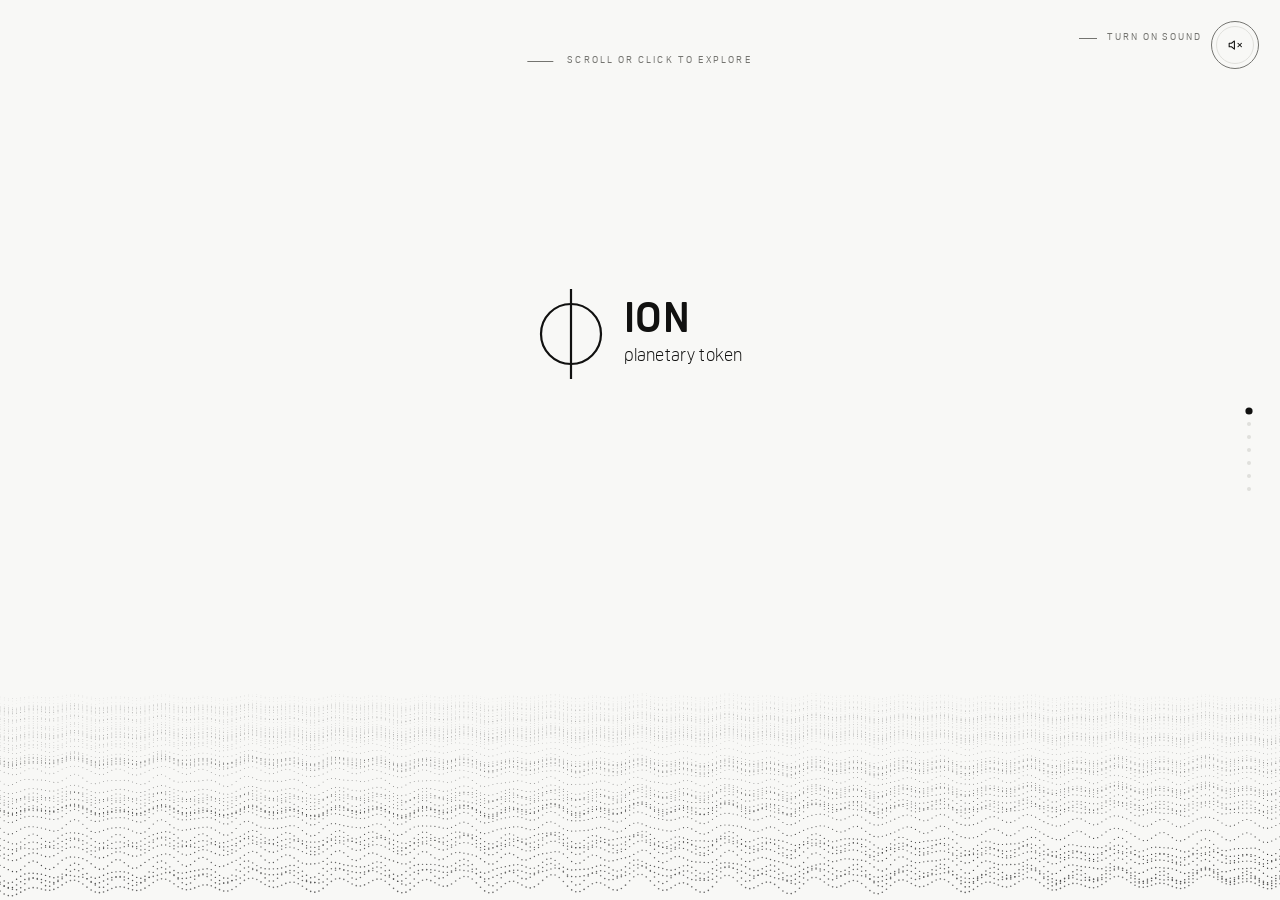
<file: index.html>
<!DOCTYPE html>
<html lang="en">
<head>
<meta charset="UTF-8">
<meta name="viewport" content="width=device-width, initial-scale=1.0">
<title>ION — Planetary Token</title>
<style>

/* ── FONTS ──────────────────────────────────────────────── */
@font-face {
  font-family: 'Oscine';
  src: url('web/oscine_lt-webfont.woff2') format('woff2'),
       url('web/oscine_lt-webfont.woff') format('woff');
  font-weight: 300; font-style: normal;
}
@font-face {
  font-family: 'Oscine';
  src: url('web/oscine_rg-webfont.woff2') format('woff2'),
       url('web/oscine_rg-webfont.woff') format('woff');
  font-weight: 400; font-style: normal;
}
@font-face {
  font-family: 'Oscine';
  src: url('web/oscine_it-webfont.woff2') format('woff2'),
       url('web/oscine_it-webfont.woff') format('woff');
  font-weight: 400; font-style: italic;
}
@font-face {
  font-family: 'Oscine';
  src: url('web/oscine_bd-webfont.woff2') format('woff2'),
       url('web/oscine_bd-webfont.woff') format('woff');
  font-weight: 700; font-style: normal;
}
@font-face {
  font-family: 'Oscine';
  src: url('web/oscine_xbd-webfont.woff2') format('woff2'),
       url('web/oscine_xbd-webfont.woff') format('woff');
  font-weight: 800; font-style: normal;
}

/* ── RESET ──────────────────────────────────────────────── */
*, *::before, *::after { box-sizing: border-box; margin: 0; padding: 0; }

/* ── TOKENS ─────────────────────────────────────────────── */
:root {
  --bg:     #F8F8F6;
  --ink:    #111110;
  --mid:    #747470;
  --faint:  #E0E0DC;
  --wave-h: 32vh;
  --pad:    clamp(20px, 6vw, 80px);
}

/* ── BASE ── no page scroll at all ─────────────────────── */
html, body {
  width: 100%; height: 100%;
  overflow: hidden;
}
body {
  font-family: 'Oscine', 'Helvetica Neue', sans-serif;
  background: var(--bg);
  color: var(--ink);
  -webkit-font-smoothing: antialiased;
}

/* ── WAVE CANVAS ────────────────────────────────────────── */
#wave-canvas {
  position: fixed;
  bottom: 0; left: 0;
  width: 100%; height: var(--wave-h);
  pointer-events: none;
  z-index: 20;
  -webkit-mask-image: linear-gradient(to bottom, transparent 0%, black 22%);
  mask-image: linear-gradient(to bottom, transparent 0%, black 22%);
}

/* ── SLIDES ──────────────────────────────────────────────────────── */
/* All slides stacked full-screen. Content centred. */
.slide {
  position: fixed;
  inset: 0;
  display: flex;
  flex-direction: column;
  justify-content: center;
  align-items: center;       /* centre blocks horizontally */
  text-align: center;
  padding: 80px var(--pad) calc(var(--wave-h) + 24px) var(--pad);
  opacity: 0;
  visibility: hidden;
  transition: opacity .65s ease, visibility 0s .65s;
  pointer-events: none;
  z-index: 5;
}
.slide.active {
  opacity: 1;
  visibility: visible;
  transition: opacity .65s ease, visibility 0s 0s;
  pointer-events: auto;
}

/* ── SPLASH ──────────────────────────────────────────────────────── */
.logo-wrap {
  display: flex; align-items: center; gap: 20px;
}
.logo-wrap svg { width: 66px; height: 90px; flex-shrink: 0; display: block; }
.logo-ion      { font-size: 42px; font-weight: 700; letter-spacing: .02em; line-height: 1; text-align: left; }
.logo-tag      { font-size: 18px; font-weight: 300; letter-spacing: .01em; margin-top: 4px; text-align: left; }

/* Scroll cue — fixed at same position as section labels */
.scroll-cue {
  position: fixed;
  top: 56px;
  left: 50%;
  transform: translateX(-50%);
  display: flex; align-items: center; gap: 14px;
  font-size: 9.5px; letter-spacing: .22em; text-transform: uppercase;
  color: var(--mid);
  white-space: nowrap;
  opacity: 0;
  animation: fadein .7s ease forwards 1.6s;
}
.cue-line {
  display: inline-block;
  width: 26px; height: 1px; background: var(--mid);
  transform-origin: left; transform: scaleX(0);
  animation: grow .5s ease forwards 2s;
}
/* Default: mouse / trackpad */
.cue-text::after  { content: 'Scroll or click to explore'; }
/* Touch device */
@media (pointer: coarse) {
  .cue-text::after { content: 'Scroll or tap to explore'; }
}

/* ── SECTION CONTENT ──────────────────────────────────────────── */
.lbl {
  font-size: 9.5px; font-weight: 400;
  letter-spacing: .23em; text-transform: uppercase;
  color: var(--mid);
  margin-bottom: 22px;
}
h1.hdl {
  font-size: clamp(28px, 3.8vw, 54px);
  font-weight: 700;
  line-height: 1.12;
  letter-spacing: -.025em;
  max-width: 560px;
  text-align: center;
}
.txt {
  font-size: clamp(15.5px, 1.3vw, 18px);
  font-weight: 300;
  line-height: 1.74;
  max-width: 560px;
  color: #2B2B29;
  margin-top: 8px;
}
.txt p + p { margin-top: 1.1em; }

/* ── CLOSING ──────────────────────────────────────────────────────── */
#closing { /* inherits centred from .slide */ }

.qte {
  font-size: clamp(16px, 1.85vw, 23px);
  font-weight: 400; font-style: italic;
  line-height: 1.68;
  max-width: 640px;
  text-align: center;
}
.foot {
  margin-top: 48px;
  font-size: 11.5px; letter-spacing: .1em;
  color: var(--mid);
  display: flex; align-items: center; gap: 18px;
}
.foot a         { color: var(--mid); text-decoration: none; transition: color .2s; }
.foot a:hover   { color: var(--ink); }
.foot-sep       { color: var(--faint); }

/* ── FIXED SECTION LABEL ────────────────────────────────── */
#slide-label {
  position: fixed;
  top: 56px;
  left: 50%;
  transform: translateX(-50%);
  z-index: 100;
  font-size: 9.5px;
  font-weight: 400;
  letter-spacing: .23em;
  text-transform: uppercase;
  color: var(--mid);
  pointer-events: none;
  white-space: nowrap;
  transition: opacity .25s ease;
}

/* ── SOUND HINT (splash slide only) ─────────────────────── */
#sound-hint {
  position: fixed;
  top: 33px;         /* vertically centred on the 38px button at top:26px */
  right: 78px;       /* 26 margin + 38 button + 14 gap */
  z-index: 199;
  display: flex; align-items: center; gap: 10px;
  font-size: 9.5px; letter-spacing: .20em; text-transform: uppercase;
  color: var(--mid);
  white-space: nowrap;
  opacity: 0;
  transition: opacity .5s ease;
  pointer-events: none;
}
#sound-hint.show { opacity: 1; }
.sh-line {
  display: inline-block;
  width: 18px; height: 1px;
  background: currentColor; flex-shrink: 0;
}

/* ── SOUND BUTTON ───────────────────────────────────────── */
#snd-btn {
  position: fixed;
  top: 26px; right: 26px;
  z-index: 200;
  width: 38px; height: 38px;
  border-radius: 50%;
  border: 1px solid var(--faint);
  background: var(--bg);
  color: var(--ink);
  cursor: pointer;
  display: flex; align-items: center; justify-content: center;
  transition: border-color .2s, background .2s, color .2s;
  padding: 0;
}
#snd-btn:hover   { border-color: var(--ink); }
#snd-btn.playing { background: var(--ink); border-color: var(--ink); color: var(--bg); }
#snd-btn svg     { width: 14px; height: 14px; display: block; }

/* Pulsing ring shown while sound hasn’t been started yet */
#snd-btn.prompt::after {
  content: '';
  position: absolute;
  inset: -6px;
  border-radius: 50%;
  border: 1px solid var(--mid);
  animation: pulse-ring 1.8s ease-out infinite;
  pointer-events: none;
}

/* ── NAV DOTS ───────────────────────────────────────────── */
#nav-dots {
  position: fixed;
  right: 29px; top: 50%;
  transform: translateY(-50%);
  z-index: 200;
  display: flex; flex-direction: column; gap: 9px;
}
.nd {
  width: 4px; height: 4px;
  border-radius: 50%;
  background: var(--faint);
  border: none; padding: 0;
  cursor: pointer;
  transition: background .25s, transform .25s;
}
.nd.on { background: var(--ink); transform: scale(1.8); }

/* ── KEYFRAMES ──────────────────────────────────────────── */
@keyframes fadein {
  from { opacity: 0; }
  to   { opacity: 1; }
}
@keyframes grow {
  from { transform: scaleX(0); }
  to   { transform: scaleX(1); }
}
@keyframes pulse-ring {
  0%   { transform: scale(1);   opacity: .5; }
  100% { transform: scale(1.9); opacity: 0;  }
}

button:focus-visible { outline: 2px solid var(--ink); outline-offset: 3px; }

@media (prefers-reduced-motion: reduce) {
  *, *::before, *::after {
    animation-duration: .01ms !important;
    transition-duration: .01ms !important;
  }
}

/* Answer slide variants: desktop sees one, mobile sees two */
@media (min-width: 601px) { .answer-mob  { display: none !important; } }
@media (max-width: 600px) { .answer-desk { display: none !important; } }

/* ── TABLET (≤ 1024px) ──────────────────────────────────── */
@media (max-width: 1024px) {
  :root { --pad: max(32px, 5vw); }
}

/* ── MOBILE PORTRAIT (≤ 600px) ─────────────────────────── */
@media (max-width: 600px) {
  :root {
    --wave-h: 28vh;
    --pad: 24px;
  }

  /* Slide padding: less top, wave gap already handled by --wave-h */
  .slide { padding-top: 64px; }

  /* Logo: compact */
  .logo-wrap     { gap: 14px; }
  .logo-wrap svg { width: 46px; height: 62px; }
  .logo-ion      { font-size: 30px; }
  .logo-tag      { font-size: 14px; margin-top: 2px; }

  /* Label: sit just below status bar zone */
  #slide-label { top: 42px; }

  /* Sound button: tighter corner */
  #snd-btn { top: 16px; right: 16px; width: 34px; height: 34px; }
  #snd-btn svg { width: 12px; height: 12px; }
  #sound-hint { top: 23px; right: 64px; font-size: 8.5px; }

  /* Nav dots: hidden on mobile — swipe is the interaction */
  #nav-dots { display: none; }
  /* Sound hint: hidden on mobile */
  #sound-hint { display: none; }

  /* Scroll cue */
  .scroll-cue { font-size: 8.5px; }

  /* Content widths: let text fill the screen */
  h1.hdl { max-width: 100%; font-size: clamp(24px, 7vw, 36px); }
  .txt   { max-width: 100%; font-size: clamp(14px, 3.8vw, 16px); line-height: 1.5; }
  .txt p + p { margin-top: .8em; }
  .qte   { max-width: 100%; font-size: clamp(15px, 4vw, 18px); }

  /* Footer: wrap gracefully */
  .foot { flex-wrap: wrap; gap: 10px; margin-top: 28px; font-size: 11px; }
}

/* ── LANDSCAPE / SHORT SCREENS (≤ 500px tall) ───────────── */
@media (max-height: 500px) {
  :root { --wave-h: 22vh; }

  .slide {
    padding-top: 40px;
    padding-bottom: calc(var(--wave-h) + 12px);
  }

  #slide-label { top: 12px; }
  #snd-btn     { top: 8px; right: 12px; width: 30px; height: 30px; }
  #snd-btn svg { width: 11px; height: 11px; }
  #sound-hint  { top: 10px; right: 54px; font-size: 8px; }
  #nav-dots    { display: none; }

  .logo-wrap svg { width: 32px; height: 44px; }
  .logo-ion      { font-size: 24px; }
  .logo-tag      { font-size: 12px; }

  h1.hdl { font-size: clamp(20px, 4vh, 32px); }
  .txt   { font-size: clamp(13px, 2.5vh, 16px); line-height: 1.55; }
  .txt p + p { margin-top: .7em; }

  .scroll-cue { bottom: calc(var(--wave-h) + 10px); }
  .foot       { margin-top: 14px; }
}

</style>
</head>
<body>

<!-- WAVE -->
<canvas id="wave-canvas" aria-hidden="true"></canvas>

<!-- no <audio> element needed — loaded via XHR into AudioBuffer for gapless loop -->

<!-- SOUND BUTTON -->
<button id="snd-btn" aria-label="Toggle sound" title="Sound">
  <svg id="ico-off" xmlns="http://www.w3.org/2000/svg" viewBox="0 0 24 24"
       fill="none" stroke="currentColor" stroke-width="1.8"
       stroke-linecap="round" stroke-linejoin="round">
    <polygon points="11 5 6 9 2 9 2 15 6 15 11 19 11 5"/>
    <line x1="23" y1="9" x2="17" y2="15"/>
    <line x1="17" y1="9" x2="23" y2="15"/>
  </svg>
  <svg id="ico-on" style="display:none" xmlns="http://www.w3.org/2000/svg" viewBox="0 0 24 24"
       fill="none" stroke="currentColor" stroke-width="1.8"
       stroke-linecap="round" stroke-linejoin="round">
    <polygon points="11 5 6 9 2 9 2 15 6 15 11 19 11 5"/>
    <path d="M15.54 8.46a5 5 0 0 1 0 7.07"/>
    <path d="M19.07 4.93a10 10 0 0 1 0 14.14"/>
  </svg>
</button>

<!-- SOUND HINT -->
<div id="sound-hint" aria-hidden="true">
  <span class="sh-line"></span>Turn on sound
</div>

<!-- NAV DOTS -->
<nav id="nav-dots" aria-label="Slide navigation"></nav>

<!-- FIXED SECTION LABEL — always same position, text updated by JS -->
<div id="slide-label"></div>

<!-- ══════════════════════════════════════════
     SLIDES — all fixed, stacked, fade in/out
══════════════════════════════════════════ -->

<!-- 0: Splash -->
<section id="splash" class="slide" data-label="">
  <div class="logo-wrap">
    <svg viewBox="0 0 66 90" fill="none" xmlns="http://www.w3.org/2000/svg">
      <line x1="33" y1="0" x2="33" y2="90" stroke="#111110" stroke-width="2.2"/>
      <circle cx="33" cy="45" r="30" stroke="#111110" stroke-width="2.2"/>
    </svg>
    <div>
      <div class="logo-ion">ION</div>
      <div class="logo-tag">planetary token</div>
    </div>
  </div>
  <div class="scroll-cue">
    <span class="cue-line"></span>
    <span class="cue-text"></span>
  </div>
</section>

<!-- 1: How -->
<section class="slide" data-label="How">
  <h1 class="hdl">ION and The Works will transform the flow of money.</h1>
</section>

<!-- 2: The Problem -->
<section class="slide" data-label="The Problem">
  <div class="txt">
    <p>Money is a system for directing economic activity. Banks create money used by companies through credit. Companies use that capital to grow and generate returns for shareholders.</p>
    <p>This creates a structural problem. Financial return can be measured directly, while the impact on nature often cannot. Capital flows towards activities that create financial value while damaging biodiversity, resources, soil, water and human wellbeing.</p>
  </div>
</section>

<!-- 3: The Answer — desktop: one slide, mobile: two slides -->
<section class="slide answer-desk" data-label="The Answer">
  <div class="txt">
    <p>The answer is to change where money flows. This is where ION comes in.</p>
    <p>ION can best be perceived as a bank account within the Nature Banking principle. It allows capital to grow according to a natural growth curve while supporting human wellbeing, nature and beyond through direct investment in the products and services of The Works.</p>
    <p>The Works develops technologies, products and services that are fully aligned with human wellbeing, nature and beyond. The Works remains focused on research and development and works with aligned production and distribution partners to bring its innovations into the world.</p>
    <p>The returns generated by these activities flow back to the ION holder, further product development and the guardians of nature. In this way, capital does not simply seek financial return. It flows forward on behalf of future generations.</p>
  </div>
</section>

<!-- Mobile-only Answer split -->
<section class="slide answer-mob" data-label="The Answer">
  <div class="txt">
    <p>The answer is to change where money flows. This is where ION comes in.</p>
    <p>ION can best be perceived as a bank account within the Nature Banking principle. It allows capital to grow according to a natural growth curve while supporting human wellbeing, nature and beyond through direct investment in the products and services of The Works.</p>
  </div>
</section>
<section class="slide answer-mob" data-label="The Answer">
  <div class="txt">
    <p>The Works develops technologies, products and services that are fully aligned with human wellbeing, nature and beyond. The Works remains focused on research and development and works with aligned production and distribution partners to bring its innovations into the world.</p>
    <p>The returns generated by these activities flow back to the ION holder, further product development and the guardians of nature. In this way, capital does not simply seek financial return. It flows forward on behalf of future generations.</p>
  </div>
</section>

<!-- 4: ION vs Bank -->
<section class="slide" data-label="ION vs. a Regular Bank Account">
  <div class="txt">
    <p>An ION account can exist perfectly well next to a regular bank account. They serve different purposes. A regular bank account connects you to the conventional economy, where capital can support activities with negative effects on human wellbeing, nature and beyond. An ION account connects you to an economy designed to create positive effects.</p>
  </div>
</section>

<!-- 5: Natural Use -->
<section class="slide" data-label="The Most Natural Use of ION">
  <div class="txt">
    <p>The most natural use of ION is for the part of your capital that can be patient. Instead of needing that capital to remain immediately available, it can be placed on an ION account and allowed to grow according to its natural growth curve while supporting human wellbeing, nature and beyond.</p>
  </div>
</section>

<!-- 6: Closing -->
<section id="closing" class="slide" data-label="">
  <p class="qte">In this system, ION carries the financial flow. The Works develops what comes next. Production and distribution partners bring innovations into the world. The returns flow back into the system, allowing capital to keep moving forward.</p>
  <div class="foot">
    <a href="https://www.ION.fund" target="_blank" rel="noopener">www.ION.fund</a>
    <span class="foot-sep">·</span>
    <a href="https://www.theworks.info" target="_blank" rel="noopener">www.theworks.info</a>
  </div>
</section>

<script>
/* ════════════════════════════════════════════════
   WAVE — dense 3D grid + Faraday standing-wave modes
   Modes are driven by 4 live audio frequency bands.
   When sound is off the surface is static.
════════════════════════════════════════════════ */
;(function () {
  var canvas = document.getElementById('wave-canvas');
  var ctx    = canvas.getContext('2d');
  var W = 0, H = 0;
  var worldW, worldD, focalLen, camY, hY, wAmp;
  var COLS = 310;
  var ROWS = 105;

  function resize() {
    var dpr  = window.devicePixelRatio || 1;
    var rect = canvas.getBoundingClientRect();
    W = canvas.width  = rect.width  * dpr;
    H = canvas.height = rect.height * dpr;
    hY       = H * 0.055;
    camY     = H - hY;
    focalLen = H * 0.82;
    worldD   = focalLen * 2.8;
    worldW   = W * 1.15;
    wAmp     = H * 0.10;
    // Scale grid density to CSS screen size so dots never merge into lines.
    // Divisor controls spacing: smaller = denser. 3/4 gives visible dots on mobile.
    var cssW = rect.width;
    var cssH = rect.height;
    COLS = Math.max(60,  Math.min(310, Math.round(cssW / 3)));
    ROWS = Math.max(35,  Math.min(105, Math.round(cssH / 4)));
  }
  resize();
  window.addEventListener('resize', function () { resize(); if (!running) drawFrame(); });

  // Faraday band amplitudes — driven by time, not audio.
  // Each band oscillates at a different rate so the four standing-wave
  // modes naturally phase in and out, producing ever-changing patterns.
  var bands = [0, 0, 0, 0];

  function updateBands(t) {
    bands[0] = 0.48 + 0.30 * Math.sin(t * 0.27);
    bands[1] = 0.40 + 0.28 * Math.sin(t * 0.43 + 1.6);
    bands[2] = 0.32 + 0.22 * Math.cos(t * 0.61 + 3.1);
    bands[3] = 0.20 + 0.15 * Math.sin(t * 0.89 + 0.8);
  }

  // Faraday standing-wave surface
  // Base slow wave gives a beautiful frozen shape when paused.
  // Modes 1-4 are driven by audio bands and create standing-wave patterns.
  function wShape(wx, wz, t) {
    var kx = Math.PI * 3.2 / worldW;
    var kz = Math.PI * 9.0 / worldD;

    // Base — gentle travelling wave always present when running
    var base =
      Math.sin(wz*kz*1.0  + wx*kx*0.28 + t*0.65) * 0.20 +
      Math.sin(wz*kz*0.55 - wx*kx*0.52 + t*0.48) * 0.14 +
      Math.cos(wz*kz*0.38 + wx*kx*0.18 + t*0.60) * 0.08;

    // Spatial base for Faraday modes (scale to world coords)
    var kF = Math.PI * 5.5 / Math.min(worldW, worldD);

    // Mode 1 — parallel ridges running across Z (driven by sub-bass)
    var m1 = bands[0] * 0.60 *
      (Math.cos(kF * 2.2 * wz) + Math.cos(kF * 2.2 * wx) * 0.45) *
      Math.cos(t * 1.25);

    // Mode 2 — diagonal standing wave, 45° rotated (driven by low-mid)
    var kD = kF * 3.4 * 0.7071;
    var m2 = bands[1] * 0.50 *
      Math.cos(kD * (wx + wz)) *
      Math.cos(kD * (wx - wz)) *
      Math.cos(t * 2.15);

    // Mode 3 — hexagonal-ish 3-wave superposition (driven by high-mid)
    var kH = kF * 5.0;
    var m3 = bands[2] * 0.38 * (
      Math.cos(kH * wx) * Math.cos(kH * wz * 0.866) +
      Math.cos(kH * (wx * 0.5 + wz * 0.866)) * 0.5
    ) * Math.cos(t * 3.40);

    // Mode 4 — fine ripple, transient high-freq bursts (driven by high)
    var m4 = bands[3] * 0.28 *
      Math.sin(kF * 7.5 * wx) * Math.sin(kF * 7.5 * wz) *
      Math.cos(t * 5.20);

    return base + m1 + m2 + m3 + m4;
  }

  // Pause/resume time tracking
  var running  = false;
  var accum    = 0;
  var runStart = null;
  var rafId    = null;

  function currentT() {
    return accum + (running && runStart ? (performance.now() - runStart) / 1000 : 0);
  }

  function drawFrame() {
    var t = currentT();
    updateBands(t);          // time-driven Faraday amplitudes
    var dpr = window.devicePixelRatio || 1;
    ctx.clearRect(0, 0, W, H);

    for (var row = 0; row < ROWS; row++) {
      var worldZ = (1 - row / (ROWS - 1)) * worldD;
      var scale  = focalLen / (focalLen + worldZ);
      var dotR   = Math.max(0.16 * dpr, scale * 0.80 * dpr);

      for (var col = 0; col < COLS; col++) {
        var waveX  = (col / (COLS - 1) - 0.5) * worldW;  // wave-space X (for wave fn)
        var wv     = wShape(waveX, worldZ, t);
        var worldY = wAmp * wv;
        var sx     = (col / (COLS - 1)) * W;               // full-width: no X perspective
        var sy     = hY + (camY - worldY) * scale;

        if (sx < -dotR || sx > W + dotR) continue;
        if (sy < -dotR || sy > H + dotR) continue;

        var bright    = Math.round(8 + ((wv + 1) * 0.5) * 108);
        var depthFade = Math.min(1, scale * 1.7);
        var alpha     = Math.max(0, depthFade * 0.88);

        ctx.beginPath();
        ctx.arc(sx, sy, dotR, 0, 6.2832);
        ctx.fillStyle = 'rgba(' + bright + ',' + bright + ',' + bright + ',' + alpha + ')';
        ctx.fill();
      }
    }

    if (running) rafId = requestAnimationFrame(drawFrame);
  }

  // Static frame on load
  drawFrame();

  window.__ionWaveResume = function () {
    if (running) return;
    running  = true;
    runStart = performance.now();
    rafId    = requestAnimationFrame(drawFrame);
  };

  window.__ionWavePause = function () {
    if (!running) return;
    accum   += (performance.now() - (runStart || performance.now())) / 1000;
    runStart = null;
    running  = false;
    if (rafId) { cancelAnimationFrame(rafId); rafId = null; }
  };
}());


/* ════════════════════════════════════════════════
   AUDIO — plain HTML5, no Web Audio API
════════════════════════════════════════════════ */
;(function () {
  var btn    = document.getElementById('snd-btn');
  var icoOff = document.getElementById('ico-off');
  var icoOn  = document.getElementById('ico-on');

  var el = document.createElement('audio');
  el.src     = 'audio/bubbling.mp3';
  el.loop    = true;
  el.preload = 'auto';
  el.style.display = 'none';
  document.body.appendChild(el);

  var active = false;

  btn.addEventListener('click', function () {
    if (active) {
      el.pause();
      active = false;
      icoOn.style.display  = 'none';
      icoOff.style.display = '';
      btn.classList.remove('playing');
      if (window.__ionWavePause) window.__ionWavePause();
    } else {
      el.play()
        .then(function () {
          active = true;
          icoOff.style.display = 'none';
          icoOn.style.display  = '';
          btn.classList.add('playing');
          window.__ionSoundStarted = true;
          btn.classList.remove('prompt');
          var hint = document.getElementById('sound-hint');
          if (hint) hint.classList.remove('show');
          if (window.__ionWaveResume) window.__ionWaveResume();
        })
        .catch(function (e) { console.warn('ION audio:', e); });
    }
  });
}());


/* ════════════════════════════════════════════════
   SLIDES — wheel / touch / keyboard navigation
   No page scroll. Content fades in / out in place.
════════════════════════════════════════════════ */
;(function () {
  var slides   = Array.from(document.querySelectorAll('.slide')).filter(function (s) {
    return window.getComputedStyle(s).display !== 'none';
  });
  var navEl    = document.getElementById('nav-dots');
  var labelEl  = document.getElementById('slide-label');
  var hintEl   = document.getElementById('sound-hint');
  var sndBtn   = document.getElementById('snd-btn');
  var cur      = 0;
  var locked   = false;
  var LOCK_MS  = 700;
  var hintTimer = null;

  // Labels read from data-label attributes — works for any slide count
  var LABELS = slides.map(function (s) { return s.dataset.label || ''; });

  function setSoundHint(idx) {
    clearTimeout(hintTimer);
    if (idx === 0 && !window.__ionSoundStarted) {
      hintTimer = setTimeout(function () {
        hintEl.classList.add('show');
        sndBtn.classList.add('prompt');
      }, 900);
    } else {
      hintEl.classList.remove('show');
      if (idx !== 0) sndBtn.classList.remove('prompt');
    }
  }

  function updateLabel(idx) {
    var text = LABELS[idx] || '';
    // If label text is identical to current, skip animation
    if (labelEl.textContent === text) return;
    labelEl.style.opacity = '0';
    setTimeout(function () {
      labelEl.textContent = text;
      labelEl.style.opacity = text ? '1' : '0';
    }, 200);
  }

  /* Build nav dots */
  slides.forEach(function (_, i) {
    var d = document.createElement('button');
    d.className = 'nd';
    d.setAttribute('aria-label', 'Slide ' + (i + 1));
    d.addEventListener('click', function () { go(i); });
    navEl.appendChild(d);
  });
  var dots = Array.from(navEl.querySelectorAll('.nd'));

  function updateDots() {
    dots.forEach(function (d, i) { d.classList.toggle('on', i === cur); });
  }

  function go(idx) {
    if (locked) return;
    // Wrap around at both ends
    if (idx >= slides.length) idx = 0;
    if (idx < 0) idx = slides.length - 1;
    if (idx === cur) return;

    locked = true;
    slides[cur].classList.remove('active');
    cur = idx;
    slides[cur].classList.add('active');
    updateDots();
    updateLabel(idx);
    setSoundHint(idx);
    setTimeout(function () { locked = false; }, LOCK_MS);
  }

  /* Show first slide */
  slides[0].classList.add('active');
  updateDots();
  updateLabel(0);
  setSoundHint(0);

  /* ── Click / Tap anywhere to advance ── */
  document.addEventListener('click', function (e) {
    // Let buttons (sound, nav dots) and links handle themselves
    if (e.target.closest('button, a')) return;
    go(cur + 1);
  });

  /* ── Wheel ── */
  window.addEventListener('wheel', function (e) {
    if (e.deltaY > 20)       go(cur + 1);
    else if (e.deltaY < -20) go(cur - 1);
  }, { passive: true });

  /* ── Keyboard ── */
  window.addEventListener('keydown', function (e) {
    if (e.key === 'ArrowDown' || e.key === 'ArrowRight' || e.key === 'PageDown') go(cur + 1);
    if (e.key === 'ArrowUp'   || e.key === 'ArrowLeft'  || e.key === 'PageUp')   go(cur - 1);
  });

  /* ── Touch ── */
  var ty0 = 0;
  window.addEventListener('touchstart', function (e) {
    ty0 = e.touches[0].clientY;
  }, { passive: true });
  window.addEventListener('touchend', function (e) {
    var d = ty0 - e.changedTouches[0].clientY;
    if (d > 40)       go(cur + 1);
    else if (d < -40) go(cur - 1);
  }, { passive: true });
}());
</script>
</body>
</html>
</file>
